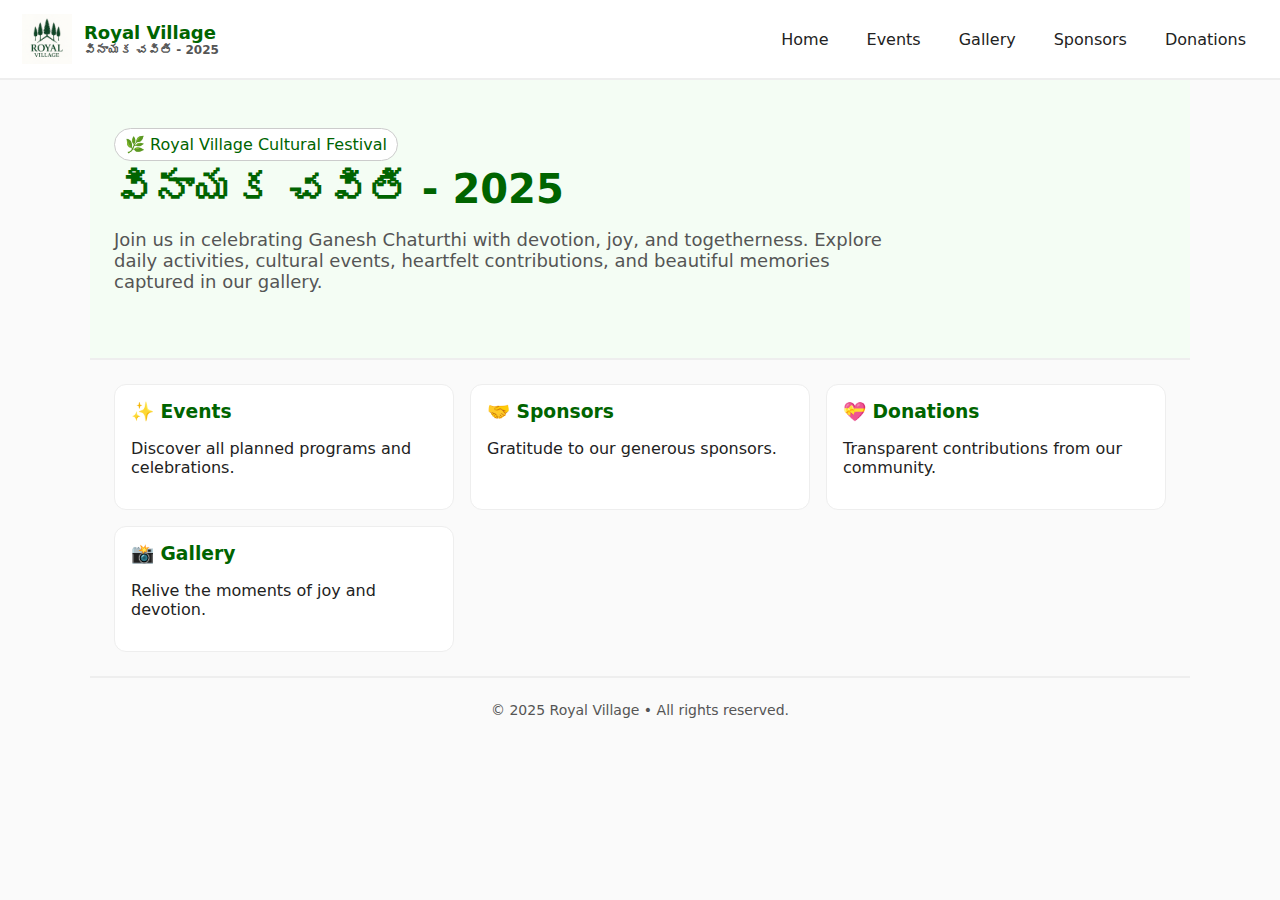
<file: index.html>
<!doctype html>
<html lang="en"><head>
<meta charset="utf-8"><meta name="viewport" content="width=device-width,initial-scale=1">
<title>Royal Village • వినాయక చవితి - 2025</title>
<link rel="stylesheet" href="assets/styles.css">
<style>
  .marquee {
    background: #f9f9f9;
    color: #c00;
    font-weight: bold;
    padding: 0.5rem;
    overflow: hidden;
    white-space: nowrap;
  }
  .marquee div {
    display: inline-block;
    padding-right: 2rem;
    animation: scroll 12s linear infinite;
  }
  @keyframes scroll {
    0% { transform: translateX(100%); }
    100% { transform: translateX(-100%); }
  }
</style>
</head><body>

<nav class="nav">
  <div class="brand">
    <img src="assets/logo.png" alt="Royal Village logo">
    <div class="name">
      <div class="soc">Royal Village</div>
      <div class="evt">వినాయక చవితి - 2025</div>
    </div>
  </div>
  <div class="navlinks">
    <a href="index.html">Home</a>
    <a href="events.html">Events</a>
    <a href="gallery.html">Gallery</a>
    <a href="sponsors.html">Sponsors</a>
    <a href="donations.html">Donations</a>
  </div>
</nav>

<header class="hero container">
  <span class="badge">🌿 Royal Village Cultural Festival</span>
  <h1 class="h-title">వినాయక చవితి - 2025</h1>
  <p class="h-sub">Join us in celebrating Ganesh Chaturthi with devotion, joy, and togetherness. Explore daily activities, cultural events, heartfelt contributions, and beautiful memories captured in our gallery.</p>
</header>

  
  <main class="container">
  <div class="grid cards-3">
    <a class="card" href="events.html"><h3>✨ Events</h3><p>Discover all planned programs and celebrations.</p></a>
    <a class="card" href="sponsors.html"><h3>🤝 Sponsors</h3><p>Gratitude to our generous sponsors.</p></a>
    <a class="card" href="donations.html"><h3>💝 Donations</h3><p>Transparent contributions from our community.</p></a>
    <a class="card" href="gallery.html"><h3>📸 Gallery</h3><p>Relive the moments of joy and devotion.</p></a>
  </div>
</main>

<footer class="container">© 2025 Royal Village • All rights reserved.</footer>
</body></html>
</file>
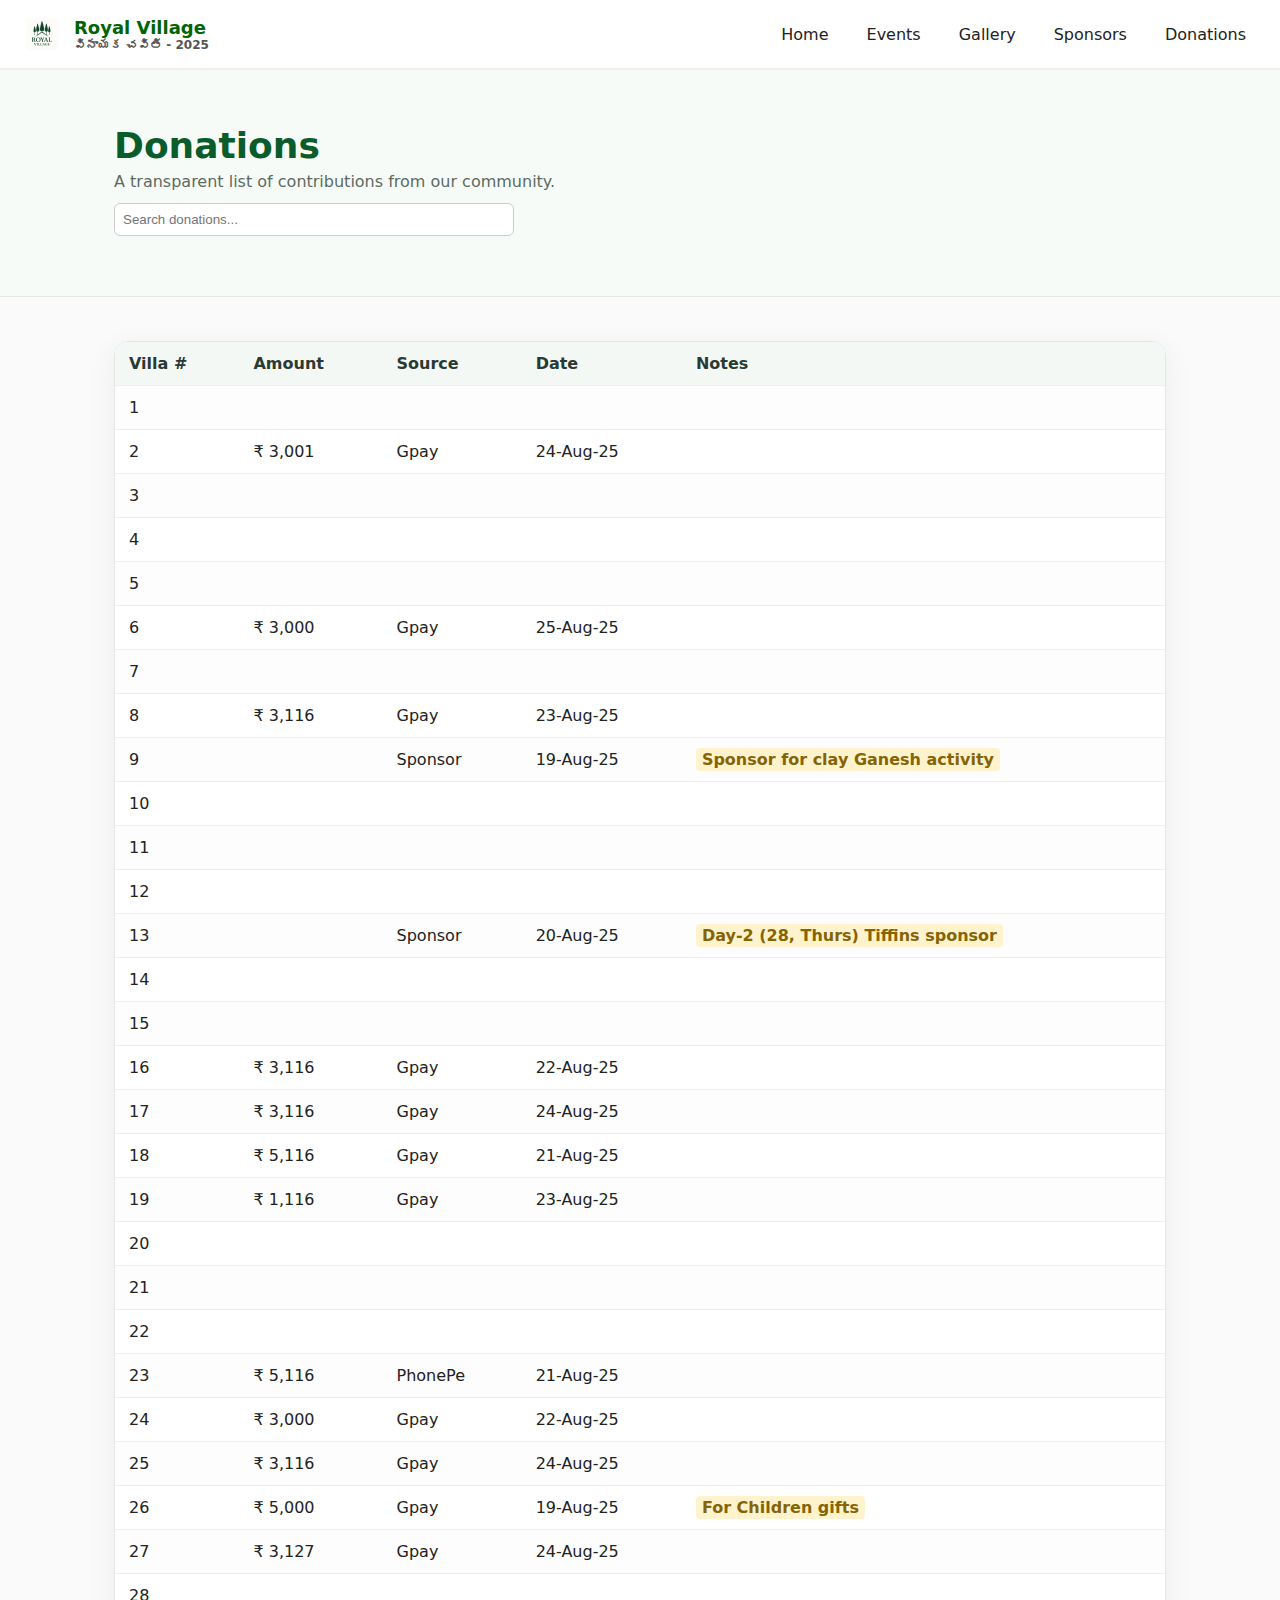
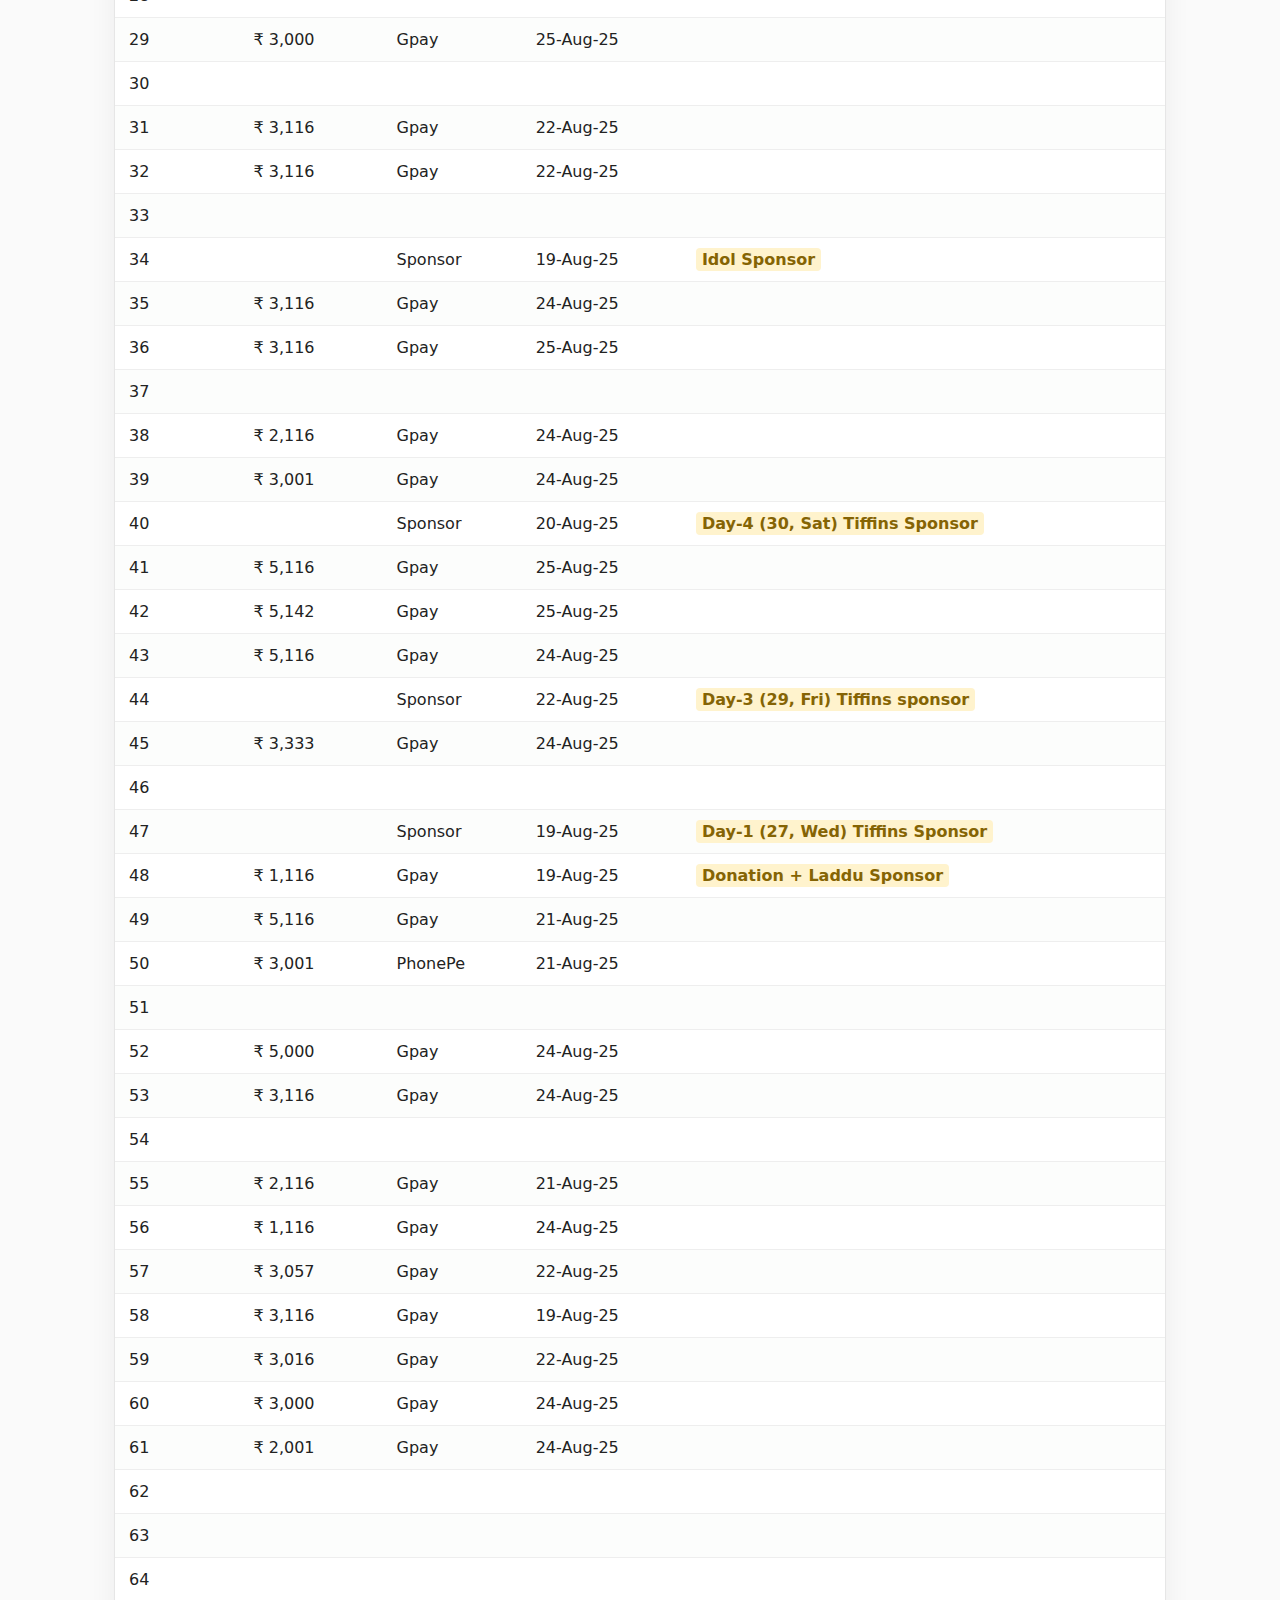
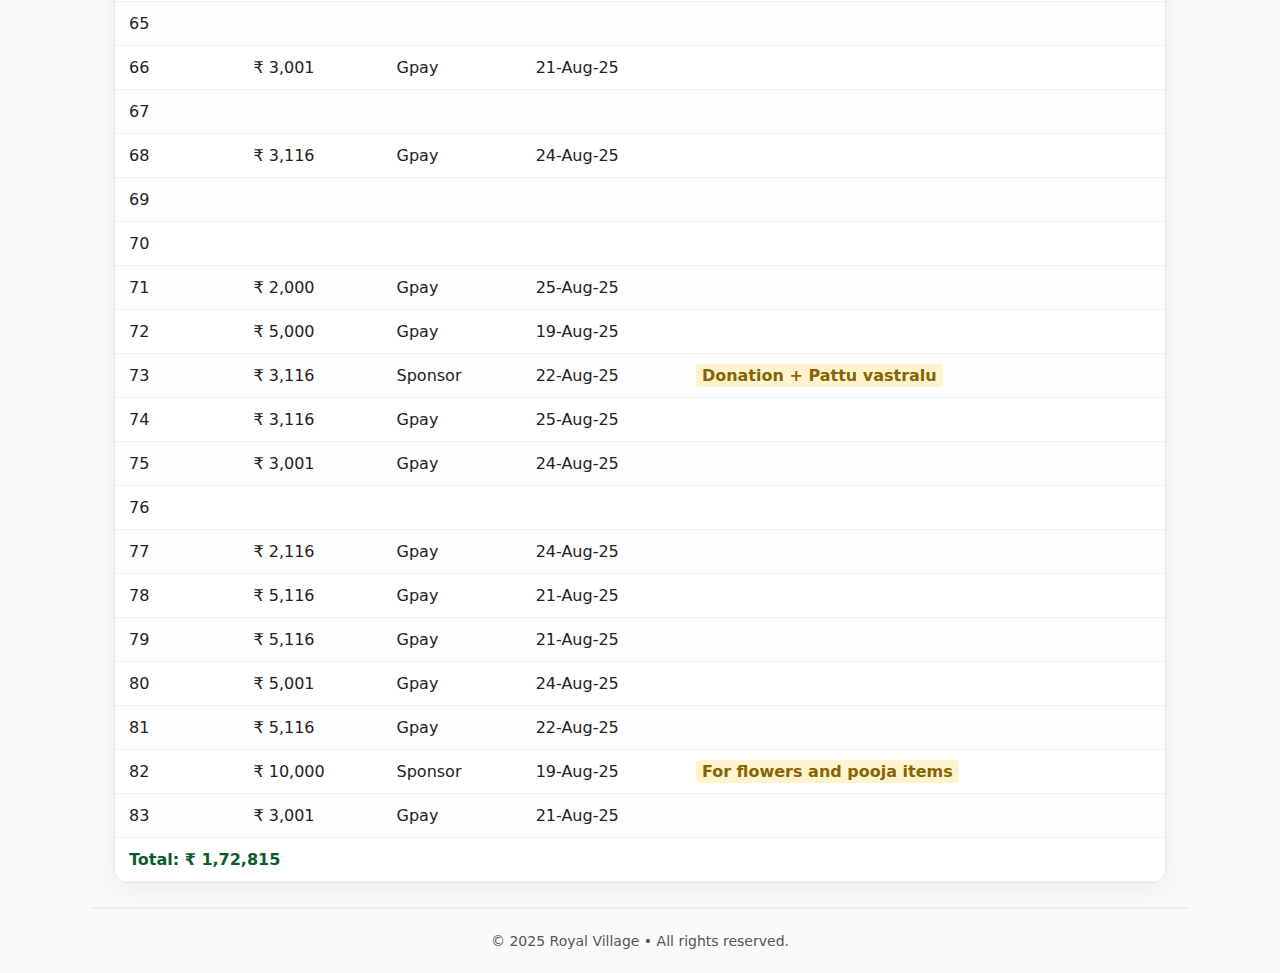
<file: donations.html>
<!doctype html>
<html lang="en">
<head>
<meta charset="utf-8">
<meta name="viewport" content="width=device-width,initial-scale=1">
<title>Donations • Royal Village</title>
<link rel="stylesheet" href="assets/styles.css">
<style>
  :root { --rv-green:#0b5c2b; --rv-bg:#f7fbf8; }
  .hero-compact{background:var(--rv-bg);border-bottom:1px solid #e6e6e6;padding:32px 0 24px;}
  .hero-compact .title{margin:0;font-size:36px;line-height:1.1;color:var(--rv-green);}
  .table-wrap{border-radius:14px;overflow:clip;border:1px solid #e6e6e6;box-shadow:0 6px 28px rgba(0,0,0,.06);}
  table{background:#fff;width:100%;border-collapse:collapse;}
  th,td{padding:12px 14px;border-bottom:1px solid #eee;text-align:left;}
  thead th{background:#f4f8f5;font-weight:700;color:#2a3a33;cursor:pointer;}
  tbody tr:nth-child(odd) td{background:#fcfdfc;}
  tfoot td{font-weight:700;color:var(--rv-green);}
  .subtle{color:#5c6b62;margin:6px 0 0;}
  #searchInput{margin:12px 0;padding:8px;width:100%;max-width:400px;border:1px solid #ccc;border-radius:6px;}
  .sponsor{background:#fff3cd;color:#856404;padding:2px 6px;border-radius:4px;font-weight:600;}
</style>
</head>
<body>
<nav class="nav">
  <div class="brand">
    <img src="assets/logo.png" alt="Royal Village logo" style="width:40px;height:40px;object-fit:contain;border-radius:8px;background:#fff;padding:4px">
    <div class="name">
      <div class="soc">Royal Village</div>
      <div class="evt">వినాయక చవితి - 2025</div>
    </div>
  </div>
  <div class="navlinks">
    <a href="index.html">Home</a>
    <a href="events.html">Events</a>
    <a href="gallery.html">Gallery</a>
    <a href="sponsors.html">Sponsors</a>
    <a href="donations.html">Donations</a>
  </div>
</nav>

<header class="hero-compact">
  <div class="container">
    <h1 class="title">Donations</h1>
    <p class="subtle">A transparent list of contributions from our community.</p>
    <input type="text" id="searchInput" onkeyup="searchTable()" placeholder="Search donations...">
  </div>
</header>

<main class="container">
  <div class="table-wrap">
    <table id="donTable">
      <thead>
        <tr>
          <th onclick="sortTable(0)">Villa #</th>
          <th onclick="sortTable(1)">Amount</th>
          <th onclick="sortTable(2)">Source</th>
          <th onclick="sortTable(3)">Date</th>
          <th onclick="sortTable(4)">Notes</th>
        </tr>
      </thead>
      <tbody>
        <tr>
          <td>1</td>
          <td></td>
          <td></td>
          <td></td>
          <td></td>
        </tr>
        <tr>
          <td>2</td>
          <td>₹ 3,001</td>
          <td>Gpay</td>
          <td>24-Aug-25</td>
          <td></td>
        </tr>
        <tr>
          <td>3</td>
          <td></td>
          <td></td>
          <td></td>
          <td></td>
        </tr>
        <tr>
          <td>4</td>
          <td></td>
          <td></td>
          <td></td>
          <td></td>
        </tr>
        <tr>
          <td>5</td>
          <td></td>
          <td></td>
          <td></td>
          <td></td>
        </tr>
        <tr>
          <td>6</td>
          <td>₹ 3,000</td>
          <td>Gpay</td>
          <td>25-Aug-25</td>
          <td></td>
        </tr>
        <tr>
          <td>7</td>
          <td></td>
          <td></td>
          <td></td>
          <td></td>
        </tr>
        <tr>
          <td>8</td>
          <td>₹ 3,116</td>
          <td>Gpay</td>
          <td>23-Aug-25</td>
          <td></td>
        </tr>
        <tr>
          <td>9</td>
          <td></td>
          <td>Sponsor</td>
          <td>19-Aug-25</td>
          <td><span class='sponsor'>Sponsor for clay Ganesh activity</span></td>
        </tr>
        <tr>
          <td>10</td>
          <td></td>
          <td></td>
          <td></td>
          <td></td>
        </tr>
        <tr>
          <td>11</td>
          <td></td>
          <td></td>
          <td></td>
          <td></td>
        </tr>
        <tr>
          <td>12</td>
          <td></td>
          <td></td>
          <td></td>
          <td></td>
        </tr>
        <tr>
          <td>13</td>
          <td></td>
          <td>Sponsor</td>
          <td>20-Aug-25</td>
          <td><span class='sponsor'>Day-2 (28, Thurs) Tiffins sponsor</span></td>
        </tr>
        <tr>
          <td>14</td>
          <td></td>
          <td></td>
          <td></td>
          <td></td>
        </tr>
        <tr>
          <td>15</td>
          <td></td>
          <td></td>
          <td></td>
          <td></td>
        </tr>
        <tr>
          <td>16</td>
          <td>₹ 3,116</td>
          <td>Gpay</td>
          <td>22-Aug-25</td>
          <td></td>
        </tr>
        <tr>
          <td>17</td>
          <td>₹ 3,116</td>
          <td>Gpay</td>
          <td>24-Aug-25</td>
          <td></td>
        </tr>
        <tr>
          <td>18</td>
          <td>₹ 5,116</td>
          <td>Gpay</td>
          <td>21-Aug-25</td>
          <td></td>
        </tr>
        <tr>
          <td>19</td>
          <td>₹ 1,116</td>
          <td>Gpay</td>
          <td>23-Aug-25</td>
          <td></td>
        </tr>
        <tr>
          <td>20</td>
          <td></td>
          <td></td>
          <td></td>
          <td></td>
        </tr>
        <tr>
          <td>21</td>
          <td></td>
          <td></td>
          <td></td>
          <td></td>
        </tr>
        <tr>
          <td>22</td>
          <td></td>
          <td></td>
          <td></td>
          <td></td>
        </tr>
        <tr>
          <td>23</td>
          <td>₹ 5,116</td>
          <td>PhonePe</td>
          <td>21-Aug-25</td>
          <td></td>
        </tr>
        <tr>
          <td>24</td>
          <td>₹ 3,000</td>
          <td>Gpay</td>
          <td>22-Aug-25</td>
          <td></td>
        </tr>
        <tr>
          <td>25</td>
          <td>₹ 3,116</td>
          <td>Gpay</td>
          <td>24-Aug-25</td>
          <td></td>
        </tr>
        <tr>
          <td>26</td>
          <td>₹ 5,000</td>
          <td>Gpay</td>
          <td>19-Aug-25</td>
          <td><span class='sponsor'>For Children gifts</span></td>
        </tr>
        <tr>
          <td>27</td>
          <td>₹ 3,127</td>
          <td>Gpay</td>
          <td>24-Aug-25</td>
          <td></td>
        </tr>
        <tr>
          <td>28</td>
          <td></td>
          <td></td>
          <td></td>
          <td></td>
        </tr>
        <tr>
          <td>29</td>
          <td>₹ 3,000</td>
          <td>Gpay</td>
          <td>25-Aug-25</td>
          <td></td>
        </tr>
        <tr>
          <td>30</td>
          <td></td>
          <td></td>
          <td></td>
          <td></td>
        </tr>
        <tr>
          <td>31</td>
          <td>₹ 3,116</td>
          <td>Gpay</td>
          <td>22-Aug-25</td>
          <td></td>
        </tr>
        <tr>
          <td>32</td>
          <td>₹ 3,116</td>
          <td>Gpay</td>
          <td>22-Aug-25</td>
          <td></td>
        </tr>
        <tr>
          <td>33</td>
          <td></td>
          <td></td>
          <td></td>
          <td></td>
        </tr>
        <tr>
          <td>34</td>
          <td></td>
          <td>Sponsor</td>
          <td>19-Aug-25</td>
          <td><span class='sponsor'>Idol Sponsor</span></td>
        </tr>
        <tr>
          <td>35</td>
          <td>₹ 3,116</td>
          <td>Gpay</td>
          <td>24-Aug-25</td>
          <td></td>
        </tr>
        <tr>
          <td>36</td>
          <td>₹ 3,116</td>
          <td>Gpay</td>
          <td>25-Aug-25</td>
          <td></td>
        </tr>
        <tr>
          <td>37</td>
          <td></td>
          <td></td>
          <td></td>
          <td></td>
        </tr>
        <tr>
          <td>38</td>
          <td>₹ 2,116</td>
          <td>Gpay</td>
          <td>24-Aug-25</td>
          <td></td>
        </tr>
        <tr>
          <td>39</td>
          <td>₹ 3,001</td>
          <td>Gpay</td>
          <td>24-Aug-25</td>
          <td></td>
        </tr>
        <tr>
          <td>40</td>
          <td></td>
          <td>Sponsor</td>
          <td>20-Aug-25</td>
          <td><span class='sponsor'>Day-4 (30, Sat) Tiffins Sponsor</span></td>
        </tr>
        <tr>
          <td>41</td>
          <td>₹ 5,116</td>
          <td>Gpay</td>
          <td>25-Aug-25</td>
          <td></td>
        </tr>
        <tr>
          <td>42</td>
          <td>₹ 5,142</td>
          <td>Gpay</td>
          <td>25-Aug-25</td>
          <td></td>
        </tr>
        <tr>
          <td>43</td>
          <td>₹ 5,116</td>
          <td>Gpay</td>
          <td>24-Aug-25</td>
          <td></td>
        </tr>
        <tr>
          <td>44</td>
          <td></td>
          <td>Sponsor</td>
          <td>22-Aug-25</td>
          <td><span class='sponsor'>Day-3 (29, Fri) Tiffins sponsor</span></td>
        </tr>
        <tr>
          <td>45</td>
          <td>₹ 3,333</td>
          <td>Gpay</td>
          <td>24-Aug-25</td>
          <td></td>
        </tr>
        <tr>
          <td>46</td>
          <td></td>
          <td></td>
          <td></td>
          <td></td>
        </tr>
        <tr>
          <td>47</td>
          <td></td>
          <td>Sponsor</td>
          <td>19-Aug-25</td>
          <td><span class='sponsor'>Day-1 (27, Wed) Tiffins Sponsor</span></td>
        </tr>
        <tr>
          <td>48</td>
          <td>₹ 1,116</td>
          <td>Gpay</td>
          <td>19-Aug-25</td>
          <td><span class='sponsor'>Donation + Laddu Sponsor</span></td>
        </tr>
        <tr>
          <td>49</td>
          <td>₹ 5,116</td>
          <td>Gpay</td>
          <td>21-Aug-25</td>
          <td></td>
        </tr>
        <tr>
          <td>50</td>
          <td>₹ 3,001</td>
          <td>PhonePe</td>
          <td>21-Aug-25</td>
          <td></td>
        </tr>
        <tr>
          <td>51</td>
          <td></td>
          <td></td>
          <td></td>
          <td></td>
        </tr>
        <tr>
          <td>52</td>
          <td>₹ 5,000</td>
          <td>Gpay</td>
          <td>24-Aug-25</td>
          <td></td>
        </tr>
        <tr>
          <td>53</td>
          <td>₹ 3,116</td>
          <td>Gpay</td>
          <td>24-Aug-25</td>
          <td></td>
        </tr>
        <tr>
          <td>54</td>
          <td></td>
          <td></td>
          <td></td>
          <td></td>
        </tr>
        <tr>
          <td>55</td>
          <td>₹ 2,116</td>
          <td>Gpay</td>
          <td>21-Aug-25</td>
          <td></td>
        </tr>
        <tr>
          <td>56</td>
          <td>₹ 1,116</td>
          <td>Gpay</td>
          <td>24-Aug-25</td>
          <td></td>
        </tr>
        <tr>
          <td>57</td>
          <td>₹ 3,057</td>
          <td>Gpay</td>
          <td>22-Aug-25</td>
          <td></td>
        </tr>
        <tr>
          <td>58</td>
          <td>₹ 3,116</td>
          <td>Gpay</td>
          <td>19-Aug-25</td>
          <td></td>
        </tr>
        <tr>
          <td>59</td>
          <td>₹ 3,016</td>
          <td>Gpay</td>
          <td>22-Aug-25</td>
          <td></td>
        </tr>
        <tr>
          <td>60</td>
          <td>₹ 3,000</td>
          <td>Gpay</td>
          <td>24-Aug-25</td>
          <td></td>
        </tr>
        <tr>
          <td>61</td>
          <td>₹ 2,001</td>
          <td>Gpay</td>
          <td>24-Aug-25</td>
          <td></td>
        </tr>
        <tr>
          <td>62</td>
          <td></td>
          <td></td>
          <td></td>
          <td></td>
        </tr>
        <tr>
          <td>63</td>
          <td></td>
          <td></td>
          <td></td>
          <td></td>
        </tr>
        <tr>
          <td>64</td>
          <td></td>
          <td></td>
          <td></td>
          <td></td>
        </tr>
        <tr>
          <td>65</td>
          <td></td>
          <td></td>
          <td></td>
          <td></td>
        </tr>
        <tr>
          <td>66</td>
          <td>₹ 3,001</td>
          <td>Gpay</td>
          <td>21-Aug-25</td>
          <td></td>
        </tr>
        <tr>
          <td>67</td>
          <td></td>
          <td></td>
          <td></td>
          <td></td>
        </tr>
        <tr>
          <td>68</td>
          <td>₹ 3,116</td>
          <td>Gpay</td>
          <td>24-Aug-25</td>
          <td></td>
        </tr>
        <tr>
          <td>69</td>
          <td></td>
          <td></td>
          <td></td>
          <td></td>
        </tr>
        <tr>
          <td>70</td>
          <td></td>
          <td></td>
          <td></td>
          <td></td>
        </tr>
        <tr>
          <td>71</td>
          <td>₹ 2,000</td>
          <td>Gpay</td>
          <td>25-Aug-25</td>
          <td></td>
        </tr>
        <tr>
          <td>72</td>
          <td>₹ 5,000</td>
          <td>Gpay</td>
          <td>19-Aug-25</td>
          <td></td>
        </tr>
        <tr>
          <td>73</td>
          <td>₹ 3,116</td>
          <td>Sponsor</td>
          <td>22-Aug-25</td>
          <td><span class='sponsor'>Donation + Pattu vastralu</span></td>
        </tr>
        <tr>
          <td>74</td>
          <td>₹ 3,116</td>
          <td>Gpay</td>
          <td>25-Aug-25</td>
          <td></td>
        </tr>
        <tr>
          <td>75</td>
          <td>₹ 3,001</td>
          <td>Gpay</td>
          <td>24-Aug-25</td>
          <td></td>
        </tr>
        <tr>
          <td>76</td>
          <td></td>
          <td></td>
          <td></td>
          <td></td>
        </tr>
        <tr>
          <td>77</td>
          <td>₹ 2,116</td>
          <td>Gpay</td>
          <td>24-Aug-25</td>
          <td></td>
        </tr>
        <tr>
          <td>78</td>
          <td>₹ 5,116</td>
          <td>Gpay</td>
          <td>21-Aug-25</td>
          <td></td>
        </tr>
        <tr>
          <td>79</td>
          <td>₹ 5,116</td>
          <td>Gpay</td>
          <td>21-Aug-25</td>
          <td></td>
        </tr>
        <tr>
          <td>80</td>
          <td>₹ 5,001</td>
          <td>Gpay</td>
          <td>24-Aug-25</td>
          <td></td>
        </tr>
        <tr>
          <td>81</td>
          <td>₹ 5,116</td>
          <td>Gpay</td>
          <td>22-Aug-25</td>
          <td></td>
        </tr>
        <tr>
          <td>82</td>
          <td>₹ 10,000</td>
          <td>Sponsor</td>
          <td>19-Aug-25</td>
          <td><span class='sponsor'>For flowers and pooja items</span></td>
        </tr>
        <tr>
          <td>83</td>
          <td>₹ 3,001</td>
          <td>Gpay</td>
          <td>21-Aug-25</td>
          <td></td>
        </tr>
      </tbody>
      <tfoot>
        <tr><td colspan="5" id="grandTotal"></td></tr>
      </tfoot>
    </table>
  </div>
</main>

<footer class="container">© 2025 Royal Village • All rights reserved.</footer>

<script>
function searchTable() {
  var input = document.getElementById("searchInput");
  var filter = input.value.toLowerCase();
  var rows = document.querySelectorAll("#donTable tbody tr");
  rows.forEach(function(row) {
    row.style.display = row.innerText.toLowerCase().includes(filter) ? "" : "none";
  });
}

function sortTable(n) {
  var table = document.getElementById("donTable");
  var rows = Array.from(table.rows).slice(1, -1);
  var dir = table.getAttribute("data-sort-dir") === "asc" ? "desc" : "asc";
  rows.sort(function(a,b) {
    var x = a.cells[n].innerText.trim();
    var y = b.cells[n].innerText.trim();
    return dir === "asc" ? x.localeCompare(y, undefined, {numeric:true}) : y.localeCompare(x, undefined, {numeric:true});
  });
  rows.forEach(r => table.tBodies[0].appendChild(r));
  table.setAttribute("data-sort-dir", dir);
}

function updateTotal() {
  var rows = document.querySelectorAll("#donTable tbody tr");
  var total = 0;
  rows.forEach(function(row) {
    var amt = row.cells[1].innerText.replace(/[^0-9]/g, "");
    if(amt) total += parseInt(amt);
  });
  document.getElementById("grandTotal").innerText = "Total: ₹ " + total.toLocaleString('en-IN');
}

window.onload = updateTotal;
</script>
</body>
</html>
</file>
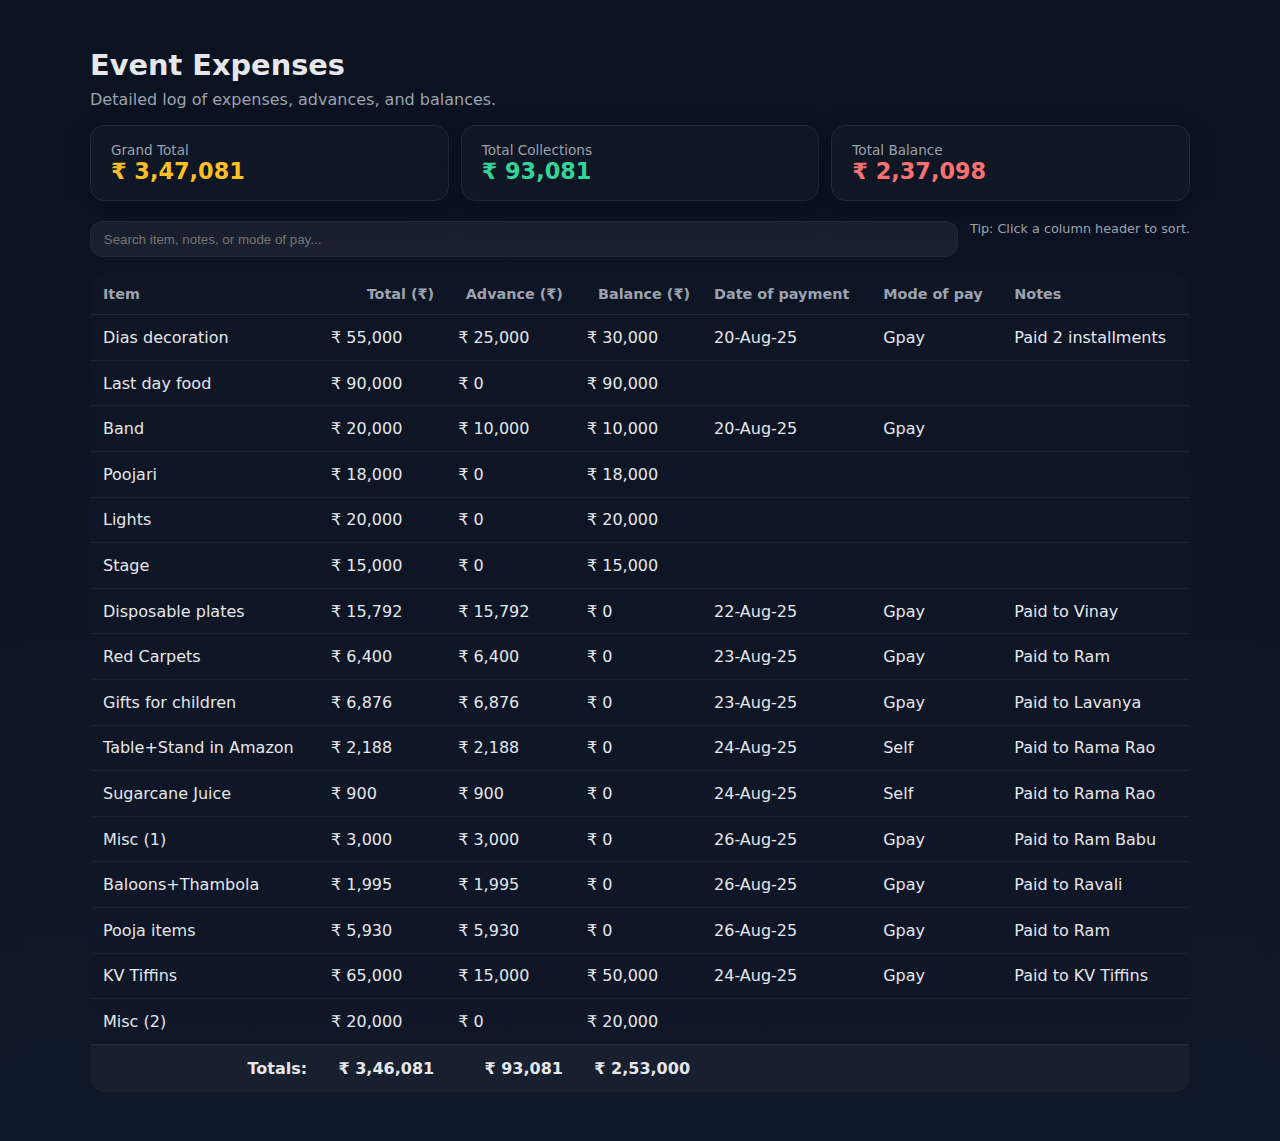
<file: e.html>
<!DOCTYPE html>
<html lang="en">
<head>
<meta charset="utf-8" />
<meta name="viewport" content="width=device-width, initial-scale=1" />
<title>Event Expenses</title>
<style>
  :root {
    --bg: #0f172a;
    --card: #111827;
    --text: #e5e7eb;
    --muted: #9ca3af;
    --accent: #22c55e;
    --border: #1f2937;
  }
  html, body {
    background: linear-gradient(180deg, #0b1220, #0f172a);
    color: var(--text);
    font-family: system-ui, -apple-system, Segoe UI, Roboto, Helvetica, Arial, sans-serif;
    margin: 0;
    padding: 1.5rem;
  }
  .wrap {
    max-width: 1100px;
    margin: 0 auto;
  }
  h1 {
    font-size: 1.8rem;
    margin: 0 0 0.5rem;
  }
  .sub {
    color: var(--muted);
    margin-bottom: 1rem;
  }
  .summary {
    display: grid;
    grid-template-columns: repeat(3, minmax(0, 1fr));
    gap: 0.75rem;
    margin: 1rem 0 1.25rem;
  }
  .card {
    background: rgba(17,24,39,0.7);
    border: 1px solid var(--border);
    border-radius: 14px;
    padding: 1rem 1.25rem;
    box-shadow: 0 10px 30px rgba(0,0,0,0.25);
  }
  .label {
    font-size: 0.85rem;
    color: var(--muted);
  }
  .value {
    font-size: 1.4rem;
    font-weight: 700;
  }
  .value.green { color: #34d399; }
  .value.yellow { color: #fbbf24; }
  .value.red { color: #f87171; }

  .toolbar {
    display: flex;
    gap: 0.75rem;
    margin: 0.5rem 0 1rem;
    flex-wrap: wrap;
  }
  .search {
    flex: 1 1 260px;
    background: rgba(255,255,255,0.06);
    border: 1px solid var(--border);
    border-radius: 12px;
    padding: 0.6rem 0.8rem;
    color: var(--text);
  }
  .hint {
    font-size: 0.8rem;
    color: var(--muted);
  }

  table {
    width: 100%;
    border-collapse: collapse;
    background: rgba(17,24,39,0.55);
    border: 1px solid var(--border);
    border-radius: 14px;
    overflow: hidden;
  }
  thead th {
    text-align: left;
    font-size: 0.9rem;
    color: var(--muted);
    padding: 0.75rem;
    border-bottom: 1px solid var(--border);
    cursor: pointer;
    user-select: none;
    white-space: nowrap;
  }
  tbody td {
    padding: 0.8rem 0.75rem;
    border-bottom: 1px solid rgba(255,255,255,0.05);
  }
  tfoot td {
    padding: 0.9rem 0.75rem;
    font-weight: 700;
    background: rgba(255,255,255,0.04);
  }
  .right { text-align: right; }
  .nowrap { white-space: nowrap; }
  @media (max-width: 720px) {
    .summary { grid-template-columns: 1fr; }
    thead th:nth-child(5), tbody td:nth-child(5),
    thead th:nth-child(6), tbody td:nth-child(6) { display:none; }
  }
</style>
</head>
<body>
<div class="wrap">
  <h1>Event Expenses</h1>
  <div class="sub">Detailed log of expenses, advances, and balances.</div>

  <div class="summary">
    <div class="card">
      <div class="label">Grand Total</div>
      <div class="value yellow">₹ 3,47,081</div>
    </div>
    <div class="card">
      <div class="label">Total Collections</div>
      <div class="value green">₹ 93,081</div>
    </div>
    <div class="card">
      <div class="label">Total Balance</div>
      <div class="value red">₹ 2,37,098</div>
    </div>
  </div>

  <div class="toolbar">
    <input id="search" class="search" type="text" placeholder="Search item, notes, or mode of pay..." />
    <div class="hint">Tip: Click a column header to sort.</div>
  </div>

  <table id="expenses">
    <thead>
      <tr>
        <th data-type="text">Item</th>
        <th class="right nowrap" data-type="num">Total (₹)</th>
        <th class="right nowrap" data-type="num">Advance (₹)</th>
        <th class="right nowrap" data-type="num">Balance (₹)</th>
        <th class="nowrap" data-type="text">Date of payment</th>
        <th data-type="text">Mode of pay</th>
        <th data-type="text">Notes</th>
      </tr>
    </thead>
    <tbody>
      
    <tr>
      <td>Dias decoration</td>
      <td data-value="55000">₹ 55,000</td>
      <td data-value="25000">₹ 25,000</td>
      <td data-value="30000">₹ 30,000</td>
      <td>20-Aug-25</td>
      <td>Gpay</td>
      <td>Paid 2 installments</td>
    </tr>
    
    <tr>
      <td>Last day food</td>
      <td data-value="90000">₹ 90,000</td>
      <td data-value="0">₹ 0</td>
      <td data-value="90000">₹ 90,000</td>
      <td></td>
      <td></td>
      <td></td>
    </tr>
    
    <tr>
      <td>Band</td>
      <td data-value="20000">₹ 20,000</td>
      <td data-value="10000">₹ 10,000</td>
      <td data-value="10000">₹ 10,000</td>
      <td>20-Aug-25</td>
      <td>Gpay</td>
      <td></td>
    </tr>
    
    <tr>
      <td>Poojari</td>
      <td data-value="18000">₹ 18,000</td>
      <td data-value="0">₹ 0</td>
      <td data-value="18000">₹ 18,000</td>
      <td></td>
      <td></td>
      <td></td>
    </tr>
    
    <tr>
      <td>Lights</td>
      <td data-value="20000">₹ 20,000</td>
      <td data-value="0">₹ 0</td>
      <td data-value="20000">₹ 20,000</td>
      <td></td>
      <td></td>
      <td></td>
    </tr>
    
    <tr>
      <td>Stage</td>
      <td data-value="15000">₹ 15,000</td>
      <td data-value="0">₹ 0</td>
      <td data-value="15000">₹ 15,000</td>
      <td></td>
      <td></td>
      <td></td>
    </tr>
    
    <tr>
      <td>Disposable plates</td>
      <td data-value="15792">₹ 15,792</td>
      <td data-value="15792">₹ 15,792</td>
      <td data-value="0">₹ 0</td>
      <td>22-Aug-25</td>
      <td>Gpay</td>
      <td>Paid to Vinay</td>
    </tr>
    
    <tr>
      <td>Red Carpets</td>
      <td data-value="6400">₹ 6,400</td>
      <td data-value="6400">₹ 6,400</td>
      <td data-value="0">₹ 0</td>
      <td>23-Aug-25</td>
      <td>Gpay</td>
      <td>Paid to Ram</td>
    </tr>
    
    <tr>
      <td>Gifts for children</td>
      <td data-value="6876">₹ 6,876</td>
      <td data-value="6876">₹ 6,876</td>
      <td data-value="0">₹ 0</td>
      <td>23-Aug-25</td>
      <td>Gpay</td>
      <td>Paid to Lavanya</td>
    </tr>
    
    <tr>
      <td>Table+Stand in Amazon</td>
      <td data-value="2188">₹ 2,188</td>
      <td data-value="2188">₹ 2,188</td>
      <td data-value="0">₹ 0</td>
      <td>24-Aug-25</td>
      <td>Self</td>
      <td>Paid to Rama Rao</td>
    </tr>
    
    <tr>
      <td>Sugarcane Juice</td>
      <td data-value="900">₹ 900</td>
      <td data-value="900">₹ 900</td>
      <td data-value="0">₹ 0</td>
      <td>24-Aug-25</td>
      <td>Self</td>
      <td>Paid to Rama Rao</td>
    </tr>
    
    <tr>
      <td>Misc (1)</td>
      <td data-value="3000">₹ 3,000</td>
      <td data-value="3000">₹ 3,000</td>
      <td data-value="0">₹ 0</td>
      <td>26-Aug-25</td>
      <td>Gpay</td>
      <td>Paid to Ram Babu</td>
    </tr>
    
    <tr>
      <td>Baloons+Thambola</td>
      <td data-value="1995">₹ 1,995</td>
      <td data-value="1995">₹ 1,995</td>
      <td data-value="0">₹ 0</td>
      <td>26-Aug-25</td>
      <td>Gpay</td>
      <td>Paid to Ravali</td>
    </tr>
    
    <tr>
      <td>Pooja items</td>
      <td data-value="5930">₹ 5,930</td>
      <td data-value="5930">₹ 5,930</td>
      <td data-value="0">₹ 0</td>
      <td>26-Aug-25</td>
      <td>Gpay</td>
      <td>Paid to Ram</td>
    </tr>
    
    <tr>
      <td>KV Tiffins</td>
      <td data-value="66000">₹ 65,000</td>
      <td data-value="15000">₹ 15,000</td>
      <td data-value="50000">₹ 50,000</td>
      <td>24-Aug-25</td>
      <td>Gpay</td>
      <td>Paid to KV Tiffins</td>
    </tr>
    
    <tr>
      <td>Misc (2)</td>
      <td data-value="20000">₹ 20,000</td>
      <td data-value="0">₹ 0</td>
      <td data-value="20000">₹ 20,000</td>
      <td></td>
      <td></td>
      <td></td>
    </tr>
    
    </tbody>
    <tfoot>
      <tr>
        <td class="right">Totals:</td>
        <td class="right">₹ 3,46,081</td>
        <td class="right">₹ 93,081</td>
        <td class="right">₹ 2,53,000</td>
        <td colspan="3"></td>
      </tr>
    </tfoot>
  </table>
</div>

<script>
(function() {
  const table = document.getElementById('expenses');
  const headers = table.querySelectorAll('thead th');
  let sortState = {};

  function getCellValue(tr, idx, type) {
    const td = tr.children[idx];
    if (!td) return '';
    if (type === 'num') {
      const v = td.getAttribute('data-value');
      return v ? parseFloat(v) : 0;
    }
    return (td.textContent || '').toLowerCase();
  }

  headers.forEach((th, idx) => {
    th.addEventListener('click', () => {
      const type = th.getAttribute('data-type') || 'text';
      const tbody = table.querySelector('tbody');
      const rows = Array.from(tbody.querySelectorAll('tr'));
      const dir = sortState[idx] === 'asc' ? 'desc' : 'asc';
      sortState = {}; sortState[idx] = dir;

      rows.sort((a, b) => {
        const av = getCellValue(a, idx, type);
        const bv = getCellValue(b, idx, type);
        if (av < bv) return dir === 'asc' ? -1 : 1;
        if (av > bv) return dir === 'asc' ? 1 : -1;
        return 0;
      });

      rows.forEach(r => tbody.appendChild(r));
      headers.forEach(h => h.classList.remove('sorted-asc', 'sorted-desc'));
      th.classList.add(dir === 'asc' ? 'sorted-asc' : 'sorted-desc');
    });
  });

  // Simple search
  const search = document.getElementById('search');
  search.addEventListener('input', () => {
    const q = search.value.trim().toLowerCase();
    const rows = table.querySelectorAll('tbody tr');
    rows.forEach(tr => {
      const text = tr.textContent.toLowerCase();
      tr.style.display = text.includes(q) ? '' : 'none';
    });
  });
})();
</script>
</body>
</html>
</file>
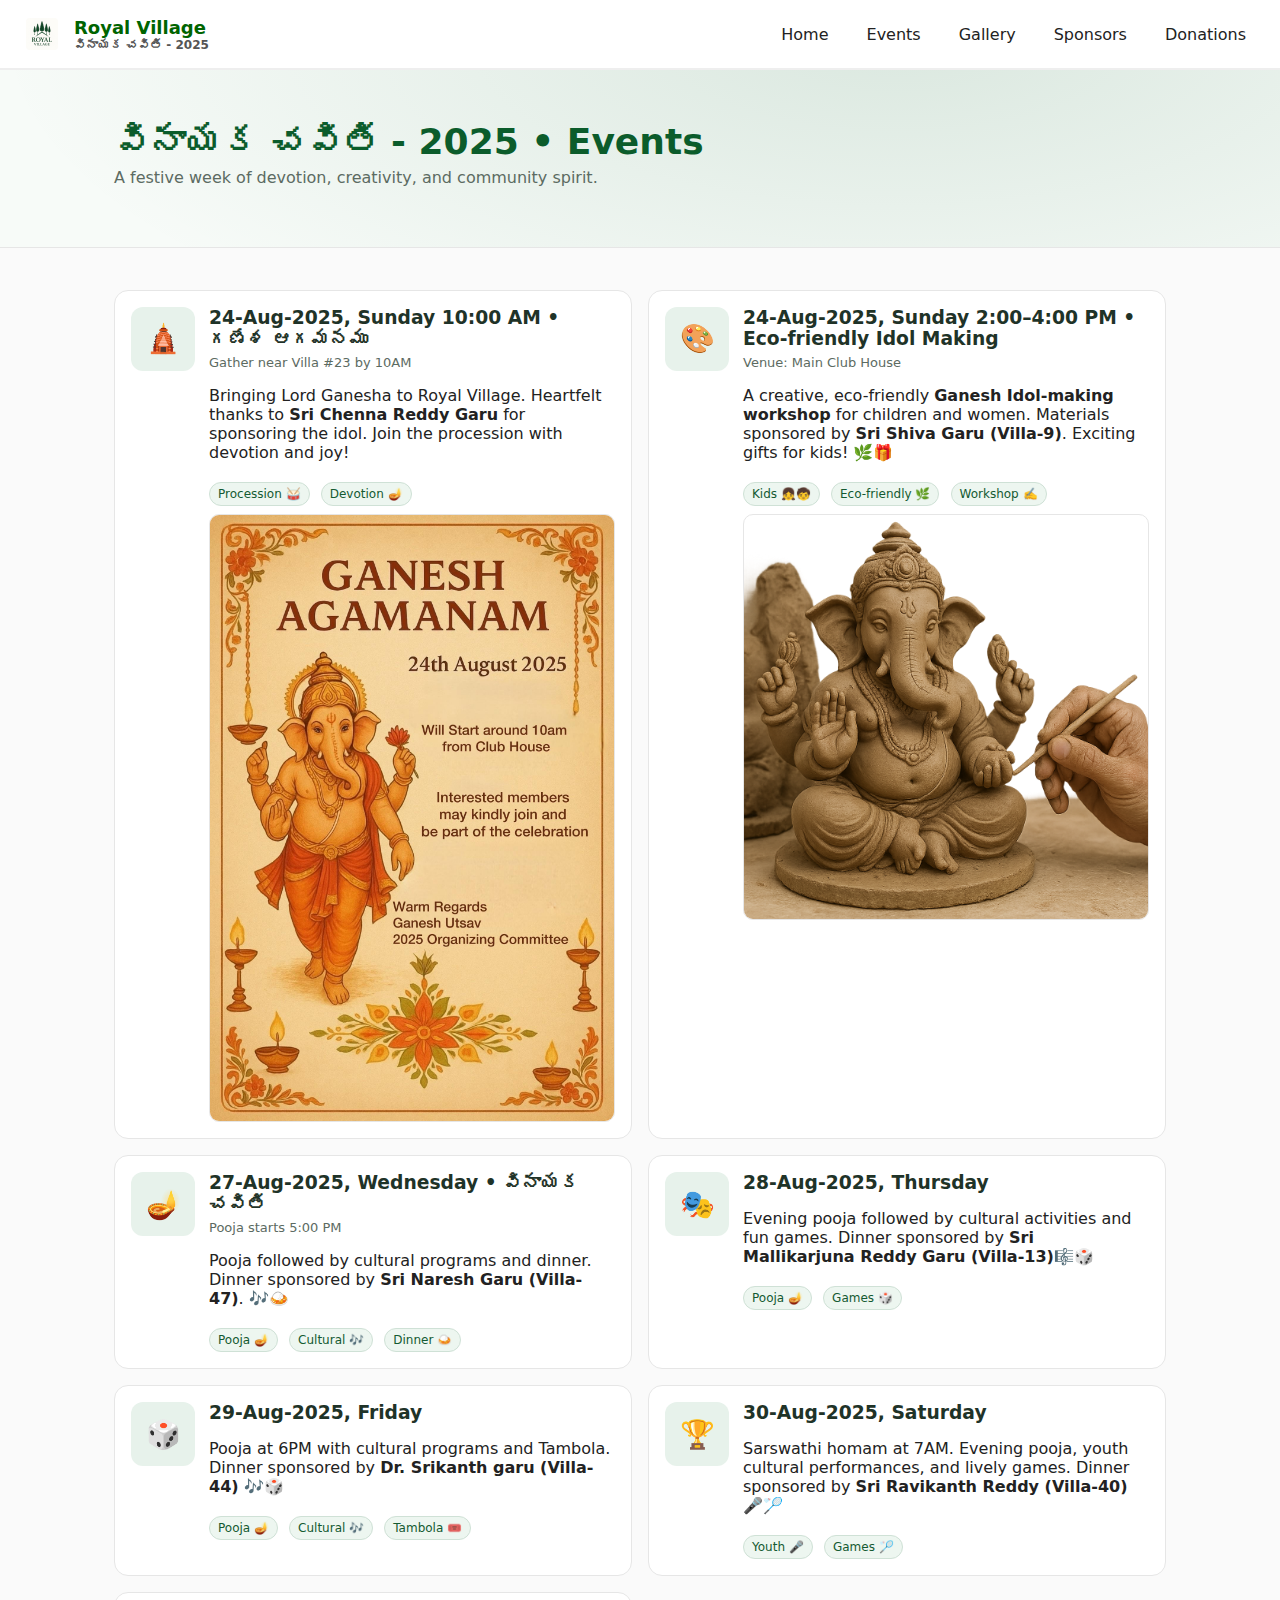
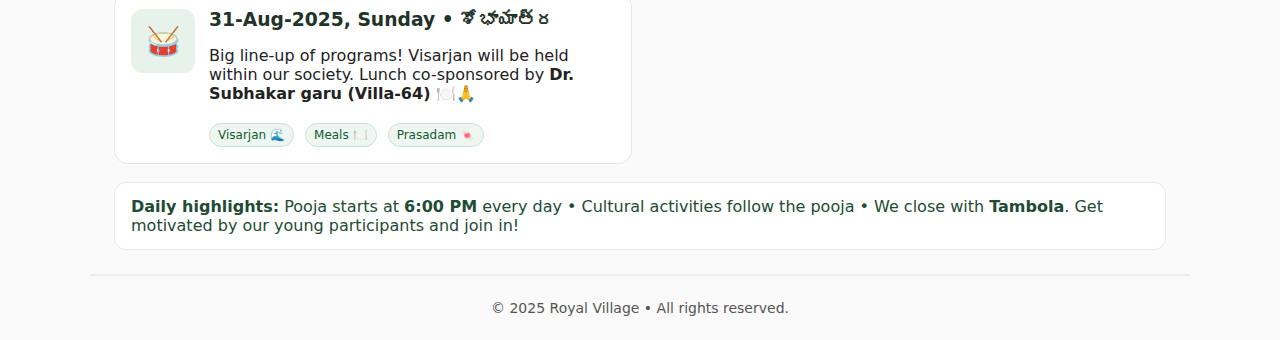
<file: events.html>
<!doctype html>
<html lang="en"><head>
<meta charset="utf-8">
<meta name="viewport" content="width=device-width,initial-scale=1">
<title>Events • Royal Village</title>
<link rel="stylesheet" href="assets/styles.css">

<!-- Page-specific polish -->
<style>
  :root{
    --rv-green:#0b5c2b; --rv-soft:#e7f2eb; --rv-line:#e6e6e6;
  }
  .hero-compact{
    background: radial-gradient(900px 360px at 70% -20%, rgba(11,92,43,.12), transparent), #f7fbf8;
    border-bottom:1px solid var(--rv-line); padding:28px 0 20px;
  }
  .hero-compact .title{margin:0;font-size:36px;line-height:1.1;color:var(--rv-green)}
  .hero-compact .subtle{color:#5c6b62;margin-top:6px}

  /* Two-column tiles */
  .events-grid{
    display:grid; gap:16px; margin-top:18px;
    grid-template-columns:1fr;
  }
  @media(min-width:740px){
    .events-grid{ grid-template-columns: repeat(2, minmax(0,1fr)); }
  }

  .event{
    background:#fff; border:1px solid var(--rv-line); border-radius:14px; padding:16px;
    display:grid; grid-template-columns:64px 1fr; gap:14px; align-items:flex-start;
    transition:transform .15s ease, box-shadow .2s ease;
  }
  .event:hover{ transform:translateY(-2px); box-shadow:0 8px 24px rgba(0,0,0,.08); }
  .event .icon{
    width:64px; height:64px; border-radius:12px; display:grid; place-items:center;
    background:var(--rv-soft); color:var(--rv-green); font-size:28px; font-weight:700;
  }
  .event h3{margin:0 0 6px; color:#1f3328}
  .event .meta{font-size:13px; color:#5c6b62; margin-bottom:6px}
  .event .tags{margin-top:8px}
  .tag{display:inline-block; padding:4px 8px; border:1px solid #cfe1d6; background:#edf6f0; color:#145a32;
       border-radius:999px; font-size:12px; margin:4px 6px 0 0}
  .event figure{
    grid-column:1 / -1; margin:8px 0 0; display:flex; gap:12px; flex-wrap:wrap;
  }
.event img.thumb {
  max-width: 100%;
  height: auto;
  object-fit: contain;
  border-radius: 10px;
  border: 1px solid var(--rv-line);
  background: #fff;
}
  .info-card{
    margin-top:18px; padding:14px 16px; border-radius:12px; border:1px solid var(--rv-line);
    background:#fff; color:#214b34;
  }
</style>
</head>
<body>

<!-- Nav kept consistent with your site -->
<nav class="nav">
  <div class="brand">
    <img src="assets/logo.png" alt="Royal Village logo" style="width:40px;height:40px;object-fit:contain;border-radius:8px;background:#fff;padding:4px">
    <div class="name">
      <div class="soc">Royal Village</div>
      <div class="evt">వినాయక చవితి - 2025</div>
    </div>
  </div>
  <div class="navlinks">
    <a href="index.html">Home</a>
    <a href="events.html">Events</a>
    <a href="gallery.html">Gallery</a>
    <a href="sponsors.html">Sponsors</a>
    <a href="donations.html">Donations</a>
  </div>
</nav>

<header class="hero-compact">
  <div class="container">
    <h1 class="title">వినాయక చవితి - 2025 • Events</h1>
    <p class="subtle">A festive week of devotion, creativity, and community spirit.</p>
  </div>
</header>

<main class="container">

  <div class="events-grid">

    <!-- 24-Aug 10AM: Idol arrival -->
    <article class="event">
      <div class="icon">🛕</div>
      <div>
        <h3>24-Aug-2025, Sunday 10:00 AM • గణేశ ఆగమనము</h3>
        <div class="meta">Gather near Villa #23 by 10AM</div>
        <p>Bringing Lord Ganesha to Royal Village. Heartfelt thanks to <strong>Sri Chenna Reddy Garu</strong> for sponsoring the idol. Join the procession with devotion and joy!</p>
        <div class="tags">
          <span class="tag">Procession 🥁</span>
          <span class="tag">Devotion 🪔</span>
        </div>
        <figure>
          <img class="thumb" src="images/Ganesh Agamanam.jpg" alt="Ganesha idol arrival">
        </figure>
      </div>
    </article>

    <!-- 24-Aug 2–4PM: Idol making workshop -->
    <article class="event">
      <div class="icon">🎨</div>
      <div>
        <h3>24-Aug-2025, Sunday 2:00–4:00 PM • Eco-friendly Idol Making</h3>
        <div class="meta">Venue: Main Club House</div>
        <p>A creative, eco-friendly <strong>Ganesh Idol-making workshop</strong> for children and women. Materials sponsored by <strong>Sri Shiva Garu (Villa-9)</strong>. Exciting gifts for kids! 🌿🎁</p>
        <div class="tags">
          <span class="tag">Kids 👧🧒</span>
          <span class="tag">Eco-friendly 🌿</span>
          <span class="tag">Workshop ✍️</span>
        </div>
        <figure>
          <img class="thumb" src="images/Idol%20making.png" alt="Ganesha idol making">
        </figure>
      </div>
    </article>

    <!-- 27-Aug Festive Day -->
    <article class="event">
      <div class="icon">🪔</div>
      <div>
        <h3>27-Aug-2025, Wednesday • వినాయక చవితి</h3>
        <div class="meta">Pooja starts 5:00 PM</div>
        <p>Pooja followed by cultural programs and dinner. Dinner sponsored by <strong>Sri Naresh Garu (Villa-47)</strong>. 🎶🍛</p>
        <div class="tags">
          <span class="tag">Pooja 🪔</span>
          <span class="tag">Cultural 🎶</span>
          <span class="tag">Dinner 🍛</span>
        </div>
      </div>
    </article>

    <!-- 28-Aug -->
    <article class="event">
      <div class="icon">🎭</div>
      <div>
        <h3>28-Aug-2025, Thursday</h3>
        <p>Evening pooja followed by cultural activities and fun games. Dinner sponsored by <strong>Sri Mallikarjuna Reddy Garu (Villa-13)</strong>🎼🎲</p>
        <div class="tags">
          <span class="tag">Pooja 🪔</span>
          <span class="tag">Games 🎲</span>
        </div>
      </div>
    </article>

    <!-- 29-Aug -->
    <article class="event">
      <div class="icon">🎲</div>
      <div>
        <h3>29-Aug-2025, Friday</h3>
        <p>Pooja at 6PM with cultural programs and Tambola. Dinner sponsored by <strong>Dr. Srikanth garu (Villa-44) </strong>🎶🎲</p>
        <div class="tags">
          <span class="tag">Pooja 🪔</span>
          <span class="tag">Cultural 🎶</span>
          <span class="tag">Tambola 🎟️</span>
        </div>
      </div>
    </article>

    <!-- 30-Aug -->
    <article class="event">
      <div class="icon">🏆</div>
      <div>
        <h3>30-Aug-2025, Saturday</h3>
        <p>Sarswathi homam at 7AM. Evening pooja, youth cultural performances, and lively games. Dinner sponsored by <strong>Sri Ravikanth Reddy (Villa-40)</strong> 🎤🏸</p>
        <div class="tags">
          <span class="tag">Youth 🎤</span>
          <span class="tag">Games 🏸</span>
        </div>
      </div>
    </article>

    <!-- 31-Aug Grand Finale + laddu image -->
    <article class="event">
      <div class="icon">🥁</div>
      <div>
        <h3>31-Aug-2025, Sunday • శోభాయాత్ర</h3>
        <p>Big line-up of programs! Visarjan will be held within our society. Lunch co-sponsored by <strong>Dr. Subhakar garu (Villa-64)</strong> 🍽️🙏</p>
        <div class="tags">
          <span class="tag">Visarjan 🌊</span>
          <span class="tag">Meals 🍽️</span>
          <span class="tag">Prasadam 🍬</span>
        </div>
    <!-- Disable image 
        <figure>
          <img class="thumb" src="images/Laddu.png" alt="Laddu prasadam">
        </figure>
    -->
      </div>
    </article>

  </div>

  <!-- Daily notes -->
  <div class="info-card">
    <strong>Daily highlights:</strong> Pooja starts at <strong>6:00 PM</strong> every day • Cultural activities follow the pooja • We close with <strong>Tambola</strong>. Get motivated by our young participants and join in!
  </div>
</main>

<footer class="container">© 2025 Royal Village • All rights reserved.</footer>
</body></html>
</file>
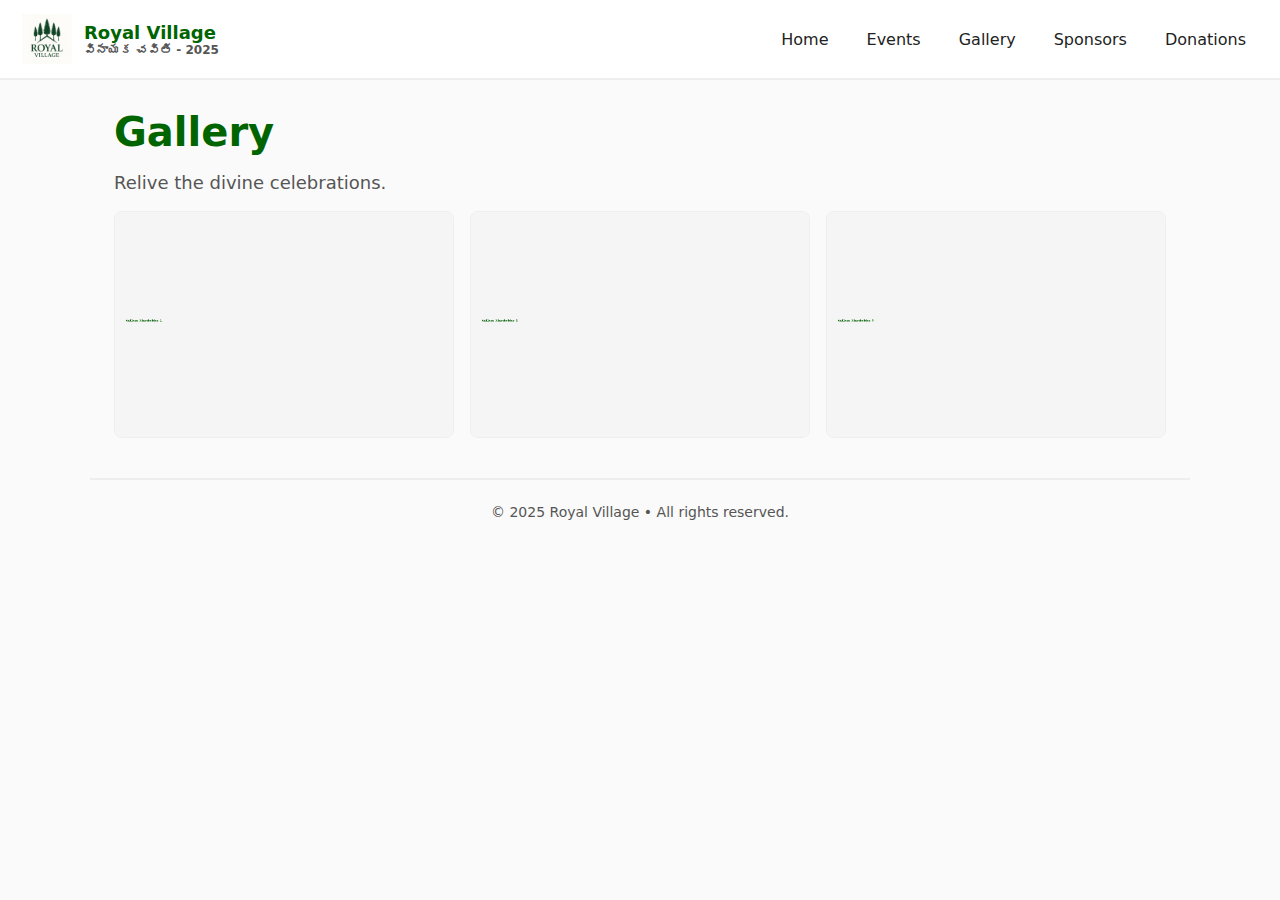
<file: gallery.html>
<!doctype html>
<html lang="en"><head>
<meta charset="utf-8"><meta name="viewport" content="width=device-width,initial-scale=1">
<title>Gallery • Royal Village</title>
<link rel="stylesheet" href="assets/styles.css">
</head><body>

<nav class="nav">
  <div class="brand">
    <img src="assets/logo.png" alt="Royal Village logo">
    <div class="name">
      <div class="soc">Royal Village</div>
      <div class="evt">వినాయక చవితి - 2025</div>
    </div>
  </div>
  <div class="navlinks">
    <a href="index.html">Home</a>
    <a href="events.html">Events</a>
    <a href="gallery.html">Gallery</a>
    <a href="sponsors.html">Sponsors</a>
    <a href="donations.html">Donations</a>
  </div>
</nav>


<main class="container">
  <h1 class="h-title">Gallery</h1>
  <p class="h-sub">Relive the divine celebrations.</p>
  <section id="gallery" class="gallery"></section>
</main>
<script>
  const imageFiles = ["images/sample-1.jpg","images/sample-2.jpg","images/sample-3.jpg"];
  const el = document.getElementById('gallery');
  imageFiles.forEach(src => { const img = new Image(); img.src = src; img.loading = 'lazy'; el.appendChild(img); });
</script>

<footer class="container">© 2025 Royal Village • All rights reserved.</footer>
</body></html>
</file>
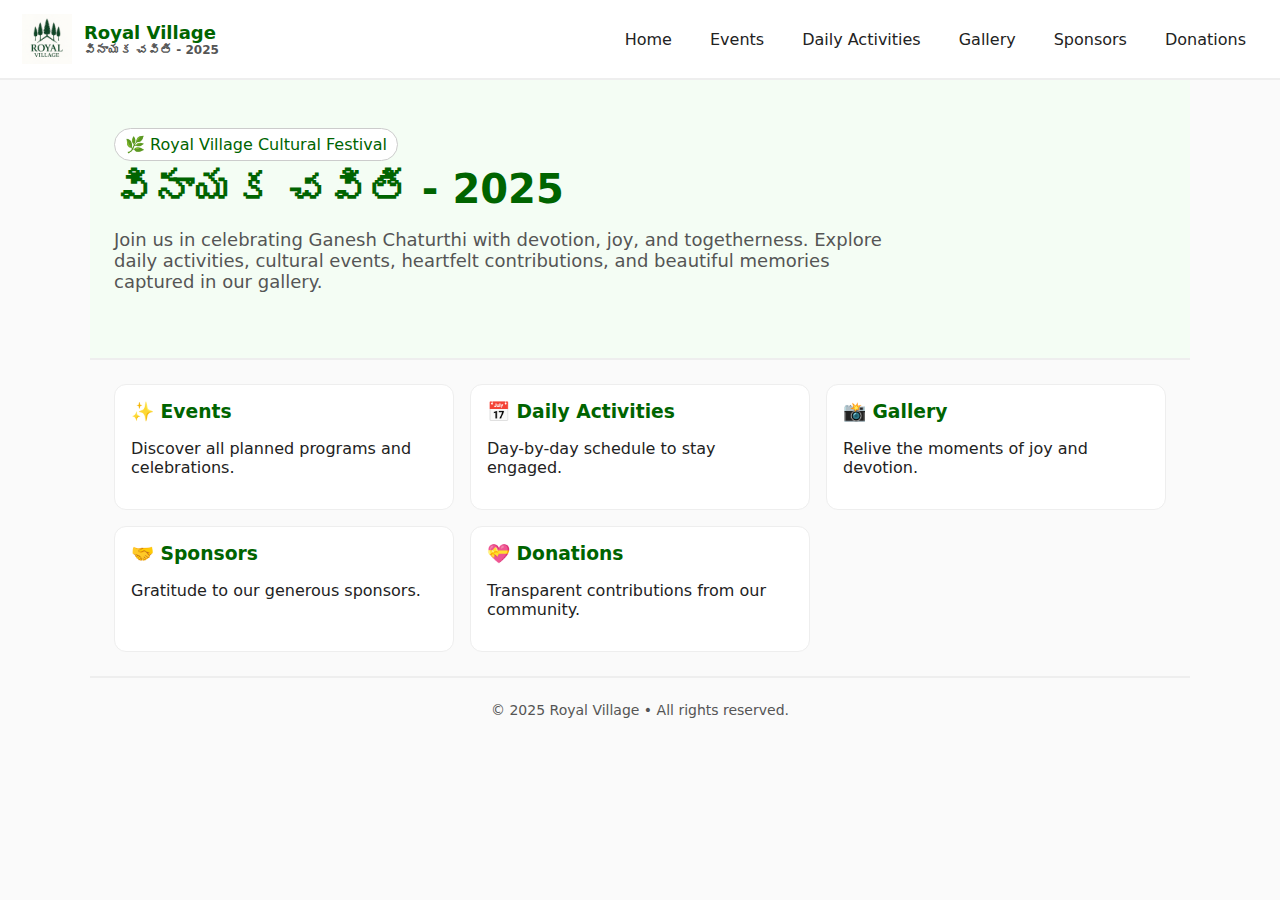
<file: Ganesha.html>
<!doctype html>
<html lang="en"><head>
<meta charset="utf-8"><meta name="viewport" content="width=device-width,initial-scale=1">
<title>Royal Village • వినాయక చవితి - 2025</title>
<link rel="stylesheet" href="assets/styles.css">
</head><body>

<nav class="nav">
  <div class="brand">
    <img src="assets/logo.png" alt="Royal Village logo">
    <div class="name">
      <div class="soc">Royal Village</div>
      <div class="evt">వినాయక చవితి - 2025</div>
    </div>
  </div>
  <div class="navlinks">
    <a href="index.html">Home</a>
    <a href="events.html">Events</a>
    <a href="activities.html">Daily Activities</a>
    <a href="gallery.html">Gallery</a>
    <a href="sponsors.html">Sponsors</a>
    <a href="donations.html">Donations</a>
  </div>
</nav>


<header class="hero container">
  <span class="badge">🌿 Royal Village Cultural Festival</span>
  <h1 class="h-title">వినాయక చవితి - 2025</h1>
  <p class="h-sub">Join us in celebrating Ganesh Chaturthi with devotion, joy, and togetherness. Explore daily activities, cultural events, heartfelt contributions, and beautiful memories captured in our gallery.</p>
</header>
<main class="container">
  <div class="grid cards-3">
    <a class="card" href="events.html"><h3>✨ Events</h3><p>Discover all planned programs and celebrations.</p></a>
    <a class="card" href="activities.html"><h3>📅 Daily Activities</h3><p>Day-by-day schedule to stay engaged.</p></a>
    <a class="card" href="gallery.html"><h3>📸 Gallery</h3><p>Relive the moments of joy and devotion.</p></a>
    <a class="card" href="sponsors.html"><h3>🤝 Sponsors</h3><p>Gratitude to our generous sponsors.</p></a>
    <a class="card" href="donations.html"><h3>💝 Donations</h3><p>Transparent contributions from our community.</p></a>
  </div>
</main>

<footer class="container">© 2025 Royal Village • All rights reserved.</footer>
</body></html>
</file>
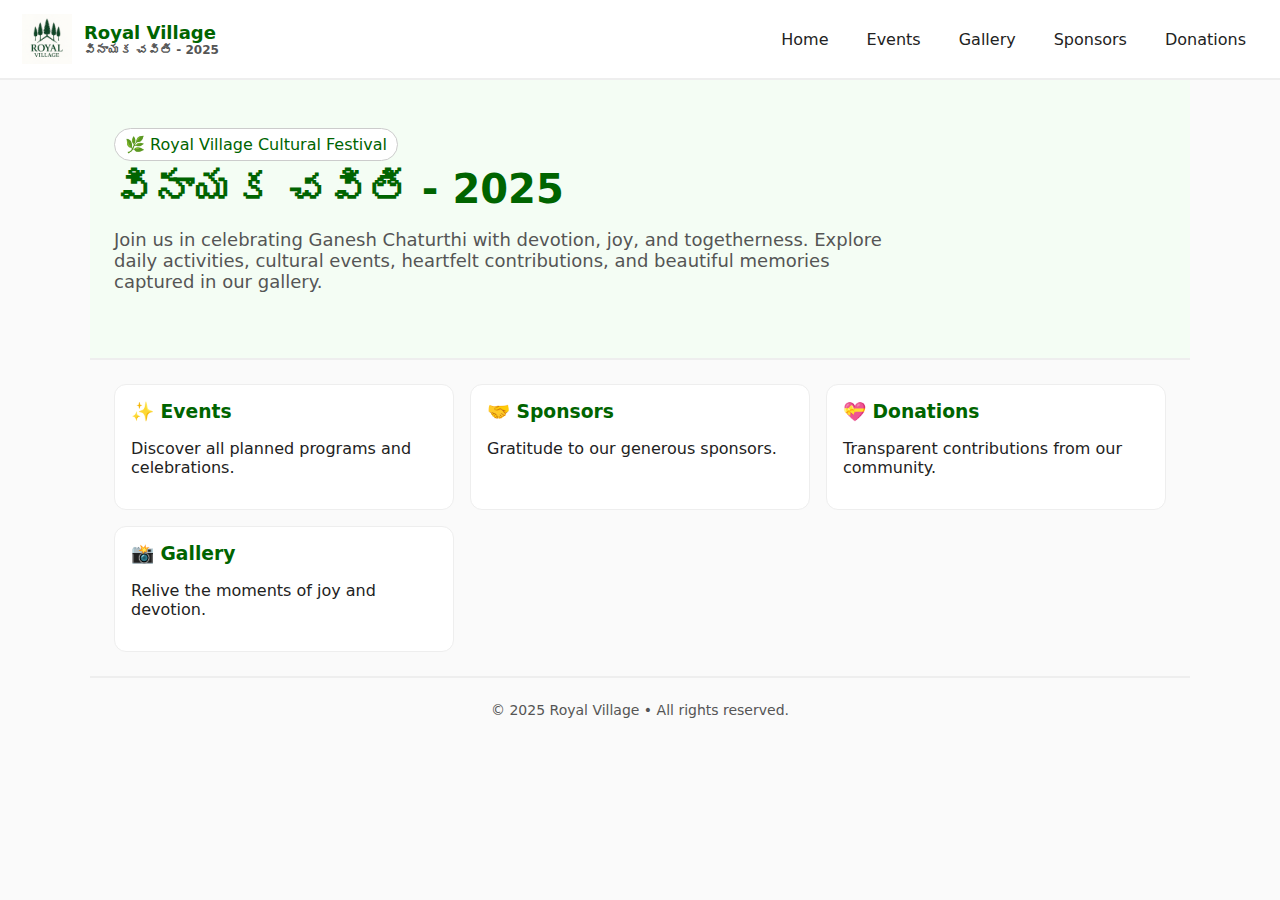
<file: RV-Ganesha.html>
<!DOCTYPE html>
<html lang="en">
<head>
  <meta charset="utf-8" />
  <title>Redirecting…</title>
  <!-- Meta refresh fallback -->
  <meta http-equiv="refresh" content="0; url=index.html" />
  <link rel="canonical" href="index.html" />
  <meta name="robots" content="noindex" />
  <script>
    // Instant JS redirect
    window.location.replace("index.html");
  </script>
  <style>
    body { font-family: system-ui, Arial, sans-serif; margin: 2rem; }
  </style>
</head>
<body>
  <p>Redirecting to <a href="index.html">index.html</a>…</p>
</body>
</html>
</file>
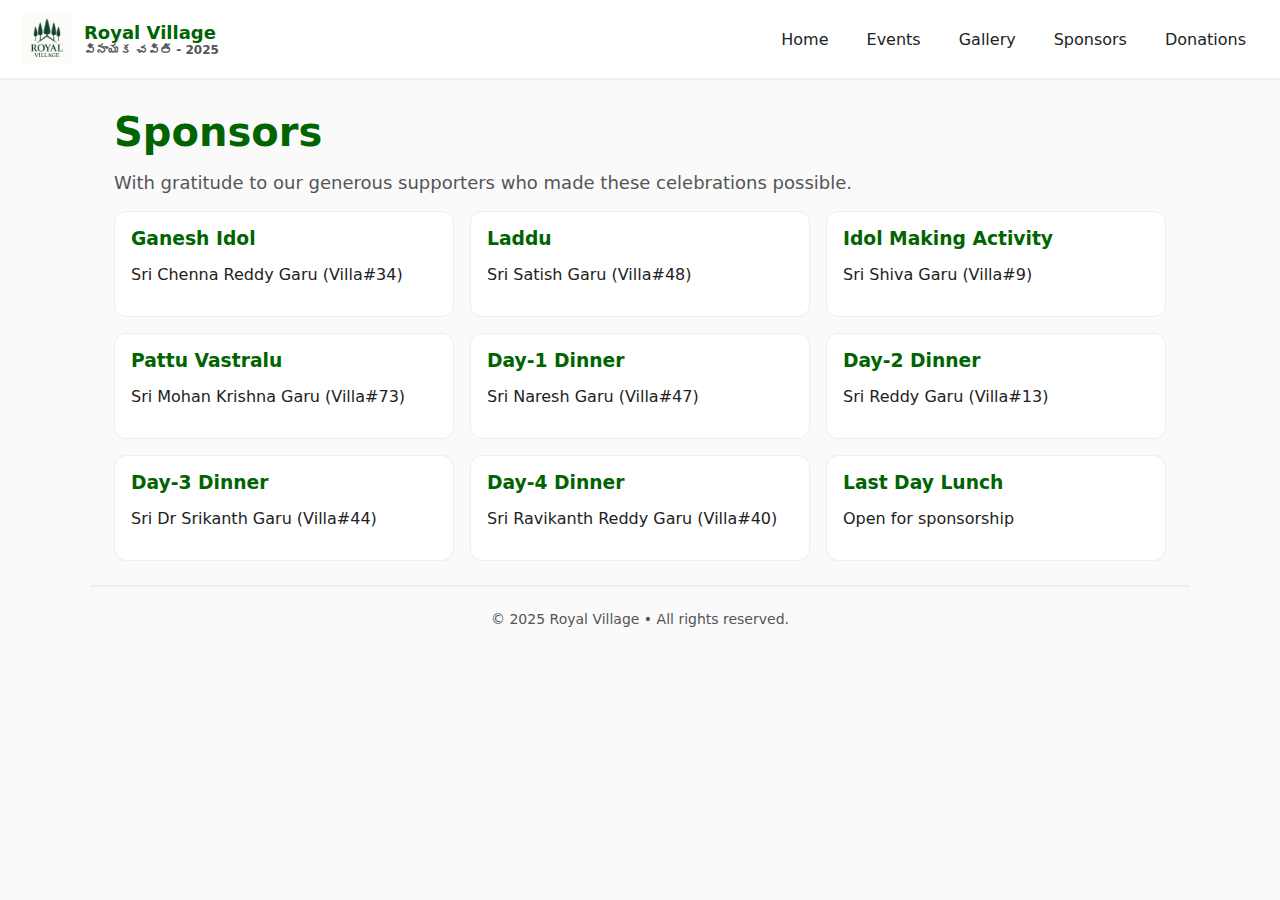
<file: sponsors-old.html>
<!doctype html>
<html lang="en"><head>
<meta charset="utf-8"><meta name="viewport" content="width=device-width,initial-scale=1">
<title>Sponsors • Royal Village</title>
<link rel="stylesheet" href="assets/styles.css">
</head><body>

<nav class="nav">
  <div class="brand">
    <img src="assets/logo.png" alt="Royal Village logo">
    <div class="name">
      <div class="soc">Royal Village</div>
      <div class="evt">వినాయక చవితి - 2025</div>
    </div>
  </div>
  <div class="navlinks">
    <a href="index.html">Home</a>
    <a href="events.html">Events</a>
    <a href="gallery.html">Gallery</a>
    <a href="sponsors.html">Sponsors</a>
    <a href="donations.html">Donations</a>
  </div>
</nav>


<main class="container">
  <h1 class="h-title">Sponsors</h1>
  <p class="h-sub">With gratitude to our generous supporters who made these celebrations possible.</p>
  <div class="grid cards-3">
    <div class="card"><h3>Ganesh Idol</h3><p>Sri Chenna Reddy Garu (Villa#34)</p></div>
    <div class="card"><h3>Laddu</h3><p>Sri Satish Garu (Villa#48)</p></div>
    <div class="card"><h3>Idol Making Activity</h3><p>Sri Shiva Garu (Villa#9)</p></div>
    <div class="card"><h3>Pattu Vastralu</h3><p>Sri Mohan Krishna Garu (Villa#73)</p></div>
    <div class="card"><h3>Day-1 Dinner</h3><p>Sri Naresh Garu (Villa#47)</p></div>
    <div class="card"><h3>Day-2 Dinner</h3><p>Sri Reddy Garu (Villa#13)</p></div>
    <div class="card"><h3>Day-3 Dinner</h3><p>Sri Dr Srikanth Garu (Villa#44)</p></div>
    <div class="card"><h3>Day-4 Dinner</h3><p>Sri Ravikanth Reddy Garu (Villa#40)</p></div>
    <div class="card"><h3>Last Day Lunch</h3><p>Open for sponsorship</p></div>
  </div>
</main>

<footer class="container">© 2025 Royal Village • All rights reserved.</footer>
</body></html>
</file>
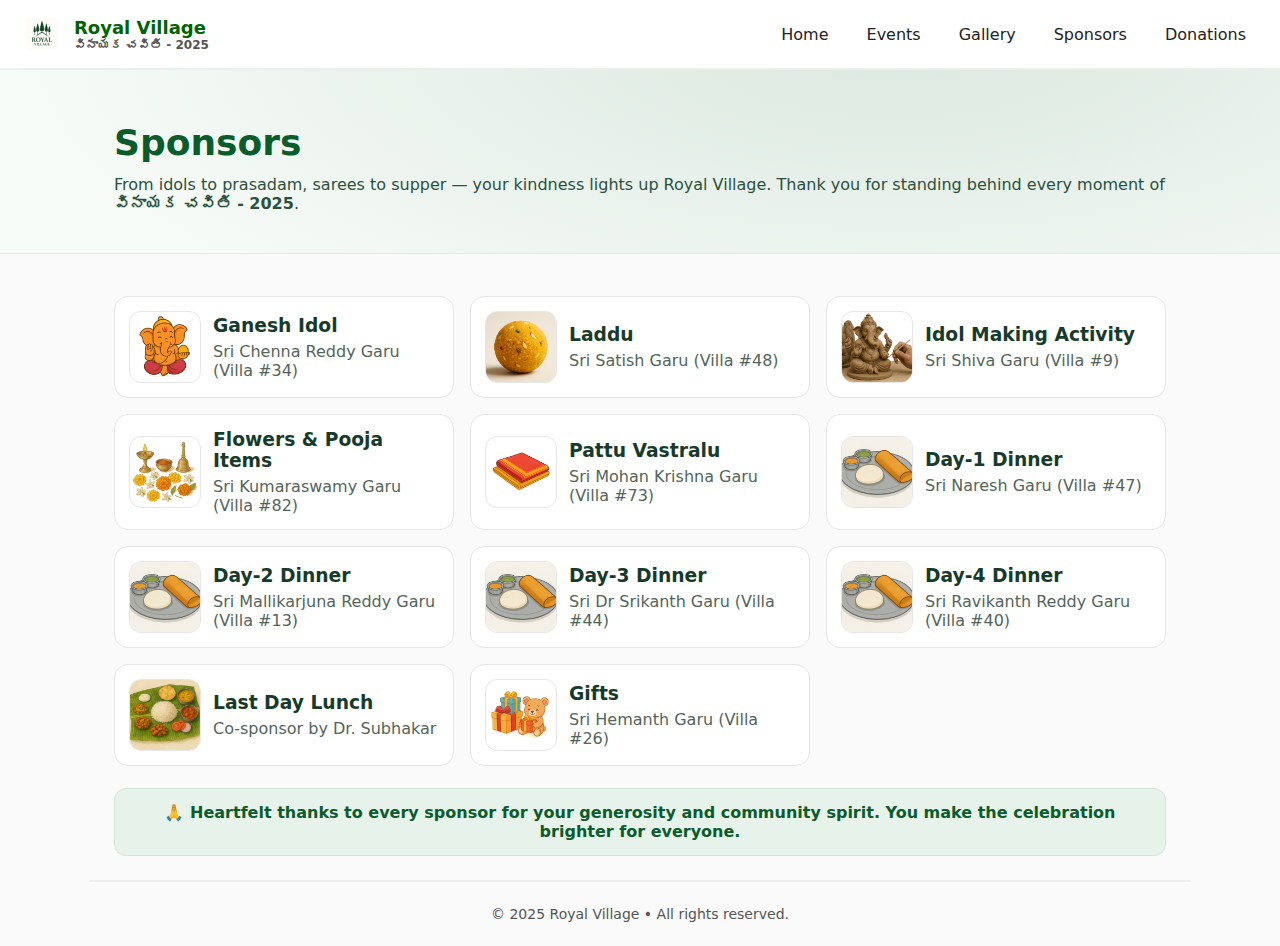
<file: sponsors.html>
<!doctype html>
<html lang="en"><head>
<meta charset="utf-8">
<meta name="viewport" content="width=device-width,initial-scale=1">
<title>Sponsors • Royal Village</title>
<link rel="stylesheet" href="assets/styles.css">
<style>
  :root{--rv-green:#0b5c2b;--rv-bg:#f7fbf8;--rv-line:#e6e6e6}
  .hero-compact{background:radial-gradient(900px 360px at 70% -20%, rgba(11,92,43,.12), transparent), var(--rv-bg);
    border-bottom:1px solid var(--rv-line); padding:28px 0 16px}
  .hero-compact .title{margin:0;font-size:36px;color:var(--rv-green)}
  .kudos{margin:12px 0 0; color:#2b513c}
  .grid-sponsors{display:grid; gap:16px; margin-top:18px; grid-template-columns:1fr}
  @media(min-width:720px){.grid-sponsors{grid-template-columns:repeat(2,minmax(0,1fr))}}
  @media(min-width:1024px){.grid-sponsors{grid-template-columns:repeat(3,minmax(0,1fr))}}
  .tile{background:#fff;border:1px solid var(--rv-line);border-radius:14px;padding:14px;display:grid;grid-template-columns:72px 1fr;gap:12px;align-items:center;transition:transform .15s, box-shadow .2s}
  .tile:hover{transform:translateY(-2px);box-shadow:0 10px 28px rgba(0,0,0,.08)}
  .tile img{width:72px;height:72px;border-radius:12px;border:1px solid var(--rv-line);background:#fff;object-fit:cover}
  .tile h3{margin:0 0 6px;color:#173b2a}
  .tile p{margin:0;color:#53655b}
  .ribbon{margin-top:22px;padding:14px;border-radius:12px;background:#e7f2eb;border:1px solid #d3e6da;color:#0b5c2b;font-weight:600;text-align:center}
</style>
</head><body>

<nav class="nav">
  <div class="brand">
    <img src="assets/logo.png" alt="Royal Village logo" style="width:40px;height:40px;object-fit:contain;border-radius:8px;background:#fff;padding:4px">
    <div class="name">
      <div class="soc">Royal Village</div>
      <div class="evt">వినాయక చవితి - 2025</div>
    </div>
  </div>
  <div class="navlinks">
    <a href="index.html">Home</a>
    <a href="events.html">Events</a>
    <a href="gallery.html">Gallery</a>
    <a href="sponsors.html" aria-current="page">Sponsors</a>
    <a href="donations.html">Donations</a>
  </div>
</nav>

<header class="hero-compact">
  <div class="container">
    <h1 class="title">Sponsors</h1>
    <p class="kudos">From idols to prasadam, sarees to supper — your kindness lights up Royal Village. Thank you for standing behind every moment of <strong>వినాయక చవితి - 2025</strong>.</p>
  </div>
</header>

<main class="container">
  <section class="grid-sponsors">
    <article class="tile">
      <img src="images/Ganesha idol.png" alt="Ganesh Idol">
      <div><h3>Ganesh Idol</h3><p>Sri Chenna Reddy Garu (Villa #34)</p></div>
    </article>

    <article class="tile">
      <img src="images/Laddu.png" alt="Laddu">
      <div><h3>Laddu</h3><p>Sri Satish Garu (Villa #48)</p></div>
    </article>

    <article class="tile">
      <img src="images/Idol%20making.png" alt="Idol Making Activity">
      <div><h3>Idol Making Activity</h3><p>Sri Shiva Garu (Villa #9)</p></div>
    </article>

    <article class="tile">
      <img src="images/Flowers.png" alt="Pattu Vastralu">
      <div><h3>Flowers & Pooja Items</h3><p>Sri Kumaraswamy Garu (Villa #82)</p></div>
    </article>

    <article class="tile">
      <img src="images/Vastralu.png" alt="Pattu Vastralu">
      <div><h3>Pattu Vastralu</h3><p>Sri Mohan Krishna Garu (Villa #73)</p></div>
    </article>

<!-- Comments 
    <article class="tile">
      <img src="images/Sweets.png" alt="Daily Sweet Prasadam">
      <div><h3>Daily Sweet Prasadam</h3><p>Sri Prasad Garu (Villa #35)</p></div>
    </article>
-->
    <article class="tile">
      <img src="images/Tiffins.png" alt="Day-1 Dinner">
      <div><h3>Day-1 Dinner</h3><p>Sri Naresh Garu (Villa #47)</p></div>
    </article>

    <article class="tile">
      <img src="images/Tiffins.png" alt="Day-2 Dinner">
      <div><h3>Day-2 Dinner</h3><p>Sri Mallikarjuna Reddy Garu (Villa #13)</p></div>
    </article>

    <article class="tile">
      <img src="images/Tiffins.png" alt="Day-3 Dinner">
      <div><h3>Day-3 Dinner</h3><p>Sri Dr Srikanth Garu (Villa #44)</p></div>
    </article>

    <article class="tile">
      <img src="images/Tiffins.png" alt="Day-4 Dinner">
      <div><h3>Day-4 Dinner</h3><p>Sri Ravikanth Reddy Garu (Villa #40)</p></div>
    </article>

    <article class="tile">
      <img src="images/bhojanam.png" alt="Last Day Lunch">
      <div><h3>Last Day Lunch</h3><p>Co-sponsor by Dr. Subhakar</p></div>
    </article>

    <article class="tile">
      <img src="images/Gifts.png" alt="Gifts">
      <div><h3>Gifts</h3><p>Sri Hemanth Garu (Villa #26)</p></div>
    </article>

  </section>

  <div class="ribbon">🙏 Heartfelt thanks to every sponsor for your generosity and community spirit. You make the celebration brighter for everyone.</div>
</main>

<footer class="container">© 2025 Royal Village • All rights reserved.</footer>
</body></html>
</file>
<file: assets/styles.css>
:root{--bg:#fafafa;--card:#ffffff;--text:#222;--muted:#555;--accent:#006400}
*{box-sizing:border-box}html,body{margin:0;padding:0;font-family:system-ui,-apple-system,Segoe UI,Roboto,Ubuntu,Cantarell,'Noto Sans',sans-serif;background:var(--bg);color:var(--text)}
a{color:inherit;text-decoration:none}.container{max-width:1100px;margin:0 auto;padding:24px}
.nav{display:flex;gap:14px;align-items:center;justify-content:space-between;padding:14px 22px;background:#fff;position:sticky;top:0;z-index:10;border-bottom:2px solid #eee}
.brand{display:flex;gap:12px;align-items:center;font-weight:700}
.brand img{width:50px;height:50px;object-fit:contain}
.brand .name{display:flex;flex-direction:column}
.brand .soc{font-weight:800;font-size:18px;color:#006400}
.brand .evt{font-size:12px;color:var(--muted)}
.navlinks{display:flex;gap:14px;flex-wrap:wrap}
.navlinks a{padding:8px 12px;border-radius:6px;transition:.2s background}
.navlinks a:hover{background:#f0f0f0}
.hero{padding:48px 24px;background:#f4fdf4;border-bottom:2px solid #eee}
.h-title{font-size:40px;line-height:1.1;margin:6px 0 8px;font-weight:800;color:#006400}
.h-sub{color:var(--muted);max-width:800px;font-size:18px}
.badge{display:inline-flex;gap:8px;align-items:center;padding:6px 10px;border:1px solid #ccc;border-radius:999px;color:#006400;background:#fff}
.grid{display:grid;gap:16px}
.cards-3{grid-template-columns:repeat(auto-fill,minmax(260px,1fr))}
.card{background:var(--card);border:1px solid #eee;border-radius:12px;padding:16px;transition:.15s transform,.2s box-shadow}
.card:hover{transform:translateY(-2px);box-shadow:0 4px 12px rgba(0,0,0,.1)}.card h3{margin:0 0 8px;color:#006400}
.table-wrap{overflow:auto;border:1px solid #eee;border-radius:8px;margin-top:20px}
table{width:100%;border-collapse:collapse;background:var(--card)}
th,td{padding:12px 14px;border-bottom:1px solid #eee;text-align:left}tfoot td{font-weight:700;color:#006400}
.kicker{font-weight:600;color:var(--muted);text-transform:uppercase;letter-spacing:.08em;font-size:12px}
.gallery{columns:1;column-gap:16px}@media(min-width:640px){.gallery{columns:2}}@media(min-width:900px){.gallery{columns:3}}
.gallery img{width:100%;border-radius:8px;margin:0 0 16px;display:block;border:1px solid #eee;background:#fff}
footer{margin-top:48px;padding:28px 24px;border-top:2px solid #eee;color:var(--muted);text-align:center;font-size:14px}
.tag{display:inline-block;padding:4px 8px;background:#e6f5e6;border:1px solid #cce0cc;border-radius:6px;margin:4px 6px 0 0;color:#006400;font-size:13px}
.note{font-size:14px;color:var(--muted)}
</file>
